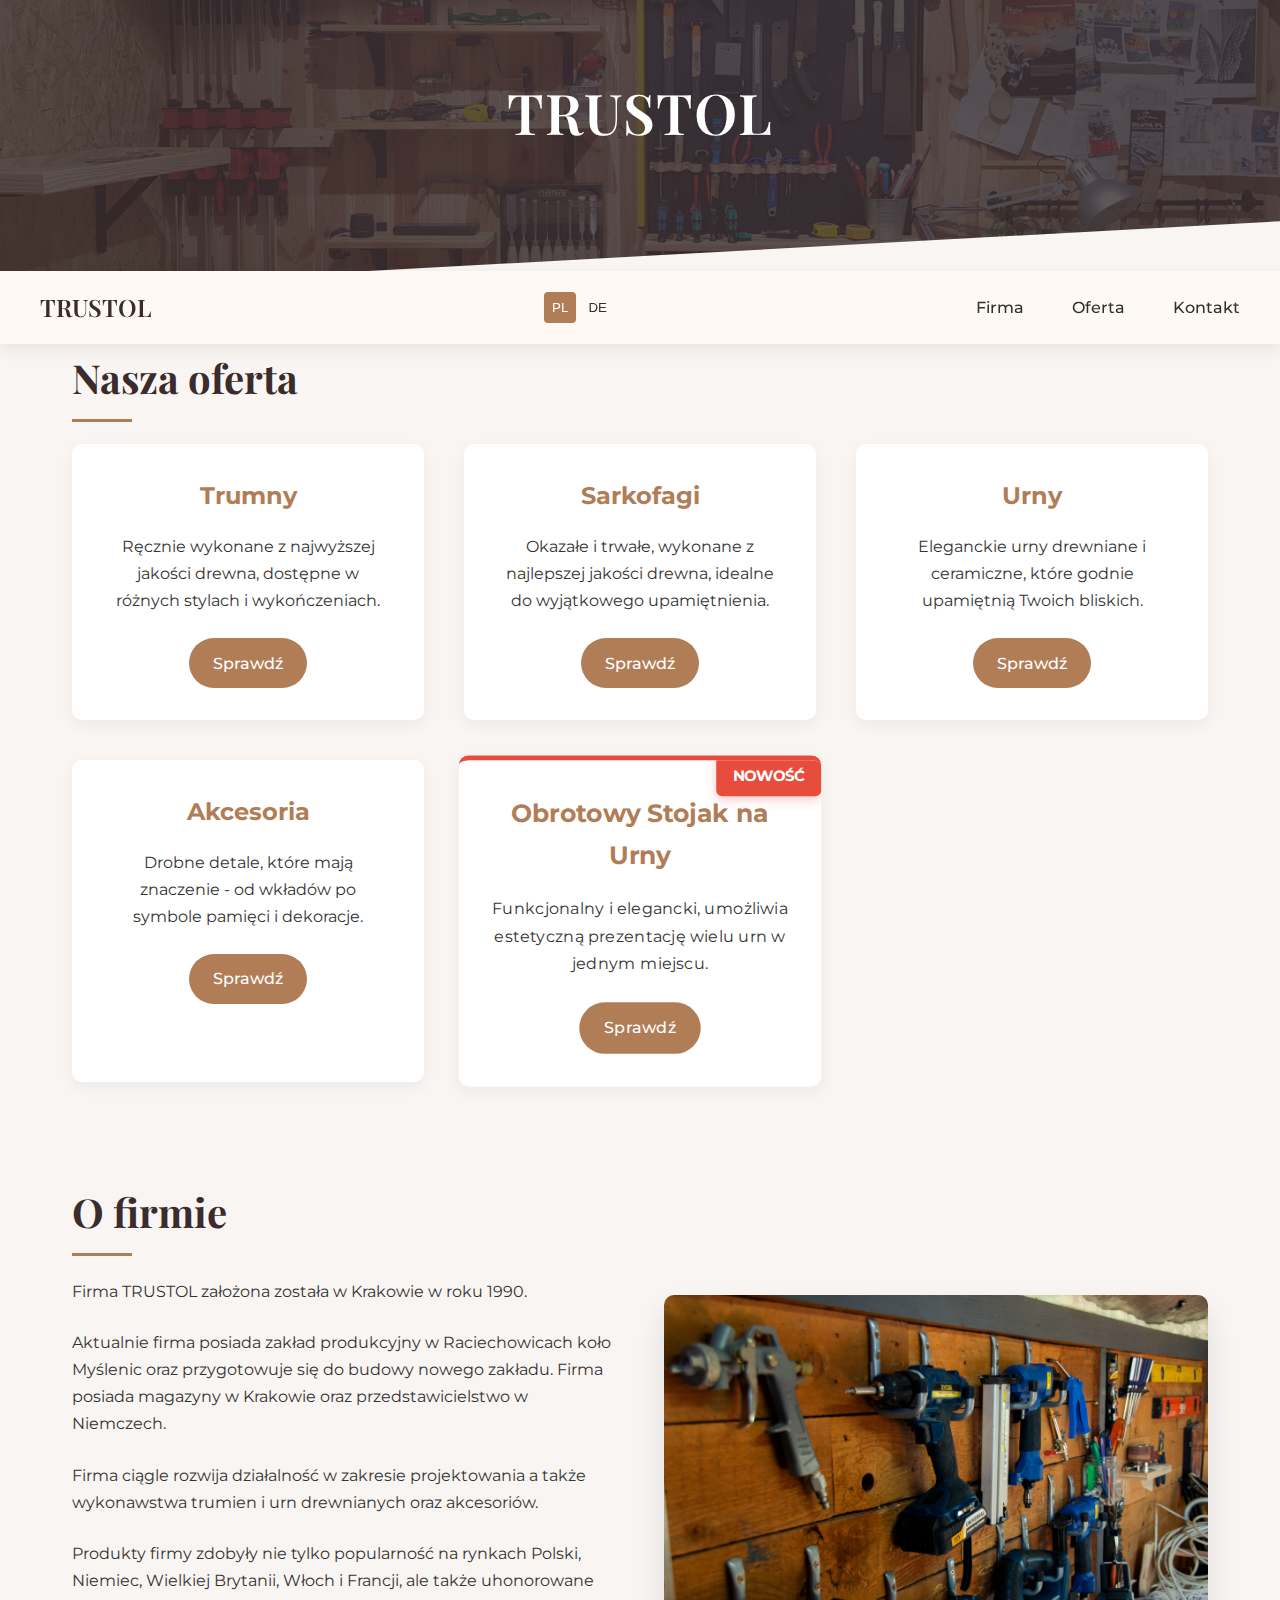
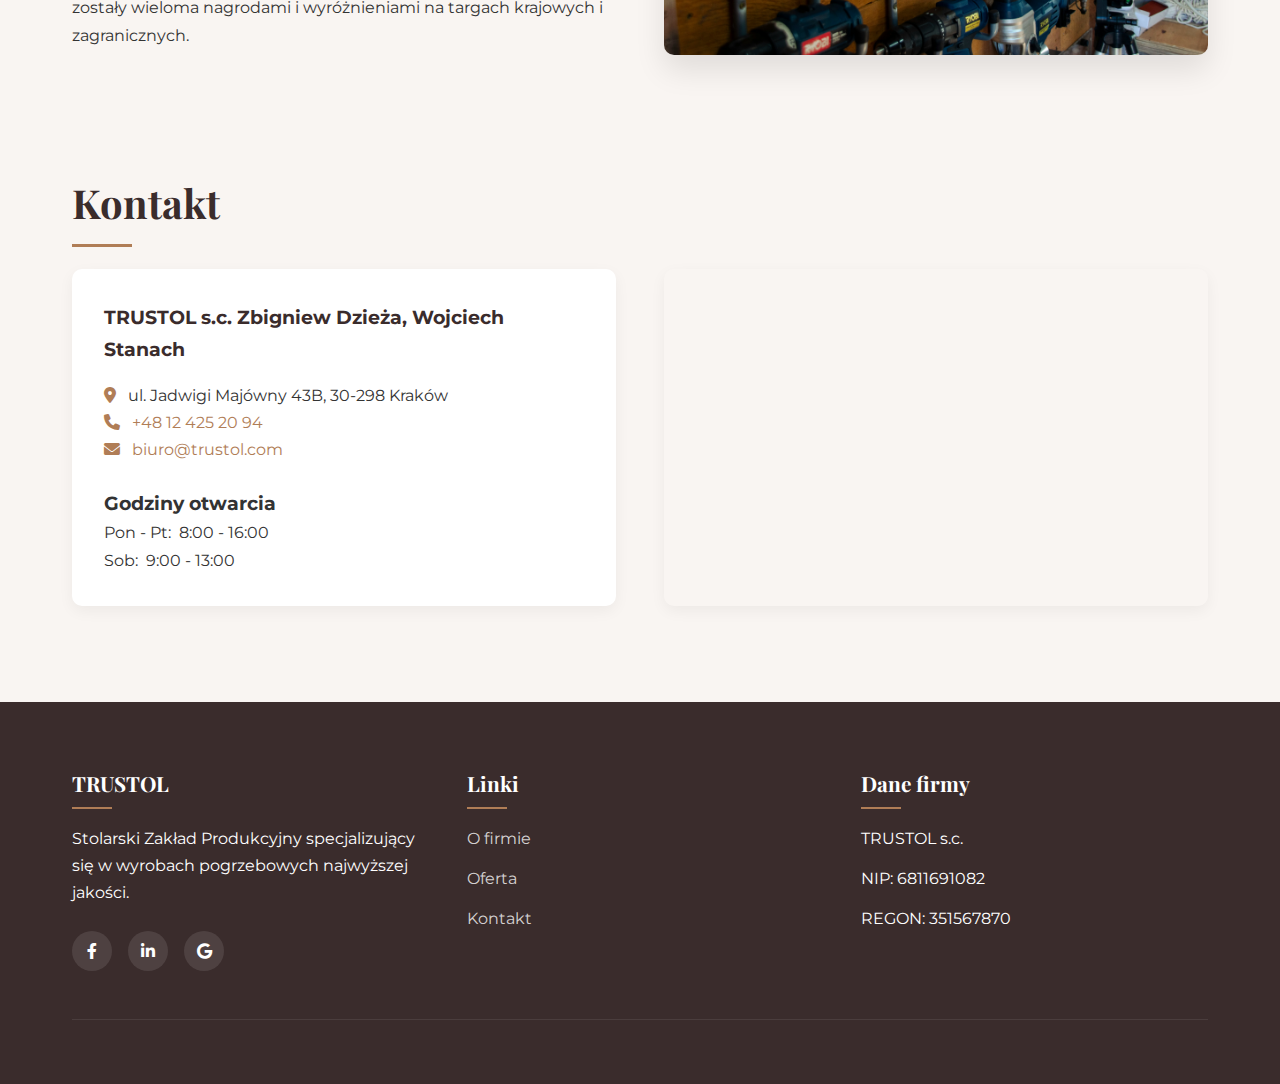
<file: index.html>
<!DOCTYPE html>
<html lang="pl">
<head>
  <meta charset="UTF-8">
  <meta name="viewport" content="width=device-width, initial-scale=1.0">
  <title>TRUSTOL - Trumny i Urny</title>
  <meta name="description" content="Rzetelny zakład stolarski TRUSTOL - wykonujemy trumny, urny i inne akcersoria. Sprawdź naszą ofertę.">
  <link rel="stylesheet" href="style.css">
  <link rel="icon" type="image/x-icon" href="favicon.ico">
  <link rel="preconnect" href="https://fonts.googleapis.com">
  <link rel="preconnect" href="https://fonts.gstatic.com" crossorigin>
  <link href="https://fonts.googleapis.com/css2?family=Montserrat:wght@400;500;600;700&family=Playfair+Display:wght@400;500;600&display=swap" rel="stylesheet">
  <link rel="stylesheet" href="https://cdnjs.cloudflare.com/ajax/libs/font-awesome/6.0.0-beta3/css/all.min.css">
  
  <!-- <meta property="og:title" content="TRUSTOL - Zakład Stolarski">
  <meta property="og:description" content="Rzetelny zakład stolarski wykonujący trumny i urny. Profesjonalizm i tradycja.">
  <meta property="og:image" content="https://twojastrona.pl/obrazek.jpg">
  <meta property="og:url" content="https://twojastrona.pl">
  <meta property="og:type" content="website"> -->

</head>
<body>
  <header>
    <div class="container">
      <h1>TRUSTOL</h1>
    </div>
  </header>

  <nav>
    <div class="container nav-container">
      <a href="#" class="logo">TRUSTOL</a>
      <div style="display: flex; align-items: center;">
        <div class="language-switcher">
          <button class="language-btn active" data-lang="pl">PL</button>
          <button class="language-btn" data-lang="de">DE</button>
        </div>
        <button class="mobile-menu-btn">
          <i class="fas fa-bars"></i>
        </button>
      </div>
      <ul class="nav-links">
        <li><a href="#firma" class="lang-pl">Firma</a><a href="#firma" class="lang-de hidden">Firma</a></li>
        <li><a href="#oferta" class="lang-pl">Oferta</a><a href="#oferta" class="lang-de hidden">Angebot</a></li>
        <li><a href="#kontakt" class="lang-pl">Kontakt</a><a href="#kontakt" class="lang-de hidden">Kontakt</a></li>
      </ul>
    </div>
  </nav>

  <main class="container">
    <section id="oferta">
      <h2 class="lang-pl">Nasza oferta</h2>
      <h2 class="lang-de hidden">Unser Angebot</h2>
      <div class="products">
        <div class="product-card">
          <h3 class="lang-pl">Trumny</h3>
          <h3 class="lang-de hidden">Särge</h3>
          <p class="lang-pl">Ręcznie wykonane z najwyższej jakości drewna, dostępne w różnych stylach i wykończeniach.</p>
          <p class="lang-de hidden">Handgefertigt aus hochwertigem Holz, erhältlich in verschiedenen Stilen und Ausführungen.</p>
          <a href="#kontakt" class="btn lang-pl">Sprawdź</a>
          <a href="#kontakt" class="btn lang-de hidden">Mehr erfahren</a>
        </div>
        <div class="product-card">
          <h3 class="lang-pl">Sarkofagi</h3>
          <h3 class="lang-de hidden">Sarkophage</h3>
          <p class="lang-pl">Okazałe i trwałe, wykonane z najlepszej jakości drewna, idealne do wyjątkowego upamiętnienia.</p>
          <p class="lang-de hidden">Prächtig und langlebig, aus hochwertigstem Holz gefertigt - ideal für ein außergewöhnliches Gedenken.</p>
          <a href="#kontakt" class="btn lang-pl">Sprawdź</a>
          <a href="#kontakt" class="btn lang-de hidden">Mehr erfahren</a>
        </div>
        <div class="product-card">
          <h3 class="lang-pl">Urny</h3>
          <h3 class="lang-de hidden">Urnen</h3>
          <p class="lang-pl">Eleganckie urny drewniane i ceramiczne, które godnie upamiętnią Twoich bliskich.</p>
          <p class="lang-de hidden">Elegante Holz - und Keramikurnen, die Ihre Lieben würdevoll ehren.</p>
          <a href="#kontakt" class="btn lang-pl">Sprawdź</a>
          <a href="#kontakt" class="btn lang-de hidden">Mehr erfahren</a>
        </div>
        <div class="product-card">
          <h3 class="lang-pl">Akcesoria</h3>
          <h3 class="lang-de hidden">Zubehör</h3>
          <p class="lang-pl">Drobne detale, które mają znaczenie - od wkładów po symbole pamięci i dekoracje.</p>
          <p class="lang-de hidden">Kleine Details mit großer Bedeutung - von Einsätzen bis hin zu Erinnerungssymbolen und Dekorationen.</p>
          <a href="#kontakt" class="btn lang-pl">Sprawdź</a>
          <a href="#kontakt" class="btn lang-de hidden">Mehr erfahren</a>
        </div>
        <div class="product-card highlight">
          <span class="badge lang-pl">NOWOŚĆ</span>
          <span class="badge lang-de hidden">NEU</span>
          <h3 class="lang-pl">Obrotowy Stojak na Urny</h3>
          <h3 class="lang-de hidden">Drehbarer Urnenständer</h3>
          <p class="lang-pl">Funkcjonalny i elegancki, umożliwia estetyczną prezentację wielu urn w jednym miejscu.</p>
          <p class="lang-de hidden">Funktional und elegant, ermöglicht eine stilvolle Präsentation mehrerer Urnen an einem Ort.</p>
          <a href="#kontakt" class="btn lang-pl">Sprawdź</a>
          <a href="#kontakt" class="btn lang-de hidden">Mehr erfahren</a>
        </div>
      </div>
    </section>

    <section id="firma">
      <h2 class="lang-pl">O firmie</h2>
      <h2 class="lang-de hidden">Über uns</h2>
      <div class="about-content">
        <div class="about-text">
          <p class="lang-pl">
            Firma TRUSTOL założona została w Krakowie w roku 1990.
          </p>
          <p class="lang-de hidden">
            Das Unternehmen TRUSTOL wurde 1990 in Krakau gegründet.
          </p>
          <p class="lang-pl">
            Aktualnie firma posiada zakład produkcyjny w Raciechowicach koło Myślenic oraz przygotowuje się do budowy nowego zakładu.
            Firma posiada magazyny w Krakowie oraz przedstawicielstwo w Niemczech.
          </p>
          <p class="lang-de hidden">
            Derzeit verfügt das Unternehmen über ein Produktionswerk in Raciechowice bei Myślenice und bereitet sich auf den Bau eines neuen Werks vor.
            Das Unternehmen verfügt über Lagerhäuser in Krakau und eine Vertretung in Deutschland.
          </p>
          <p class="lang-pl">
            Firma ciągle rozwija działalność w zakresie projektowania
            a także wykonawstwa trumien i urn drewnianych oraz akcesoriów.
          </p>
          <p class="lang-de hidden">
            Das Unternehmen entwickelt ständig seine Aktivitäten im Bereich Design
            sowie die Herstellung von Holzsärgen, Urnen und Zubehör.
          </p>
          <p class="lang-pl">
            Produkty firmy zdobyły nie tylko popularność na rynkach Polski, Niemiec, Wielkiej Brytanii, Włoch i Francji,
            ale także uhonorowane zostały wieloma nagrodami i wyróżnieniami na targach krajowych i zagranicznych.
          </p>
          <p class="lang-de hidden">
            Die Produkte des Unternehmens erfreuen sich nicht nur großer Beliebtheit auf den Märkten in Polen, Deutschland, Großbritannien, Italien und Frankreich,
            sondern wurden auch mit zahlreichen Preisen und Auszeichnungen auf in- und ausländischen Messen geehrt.
          </p>
        </div>
        <div class="about-image">
          <img src="przykładowe-zdjęcie.webp" alt="Warsztat stolarski TRUSTOL">
        </div>
      </div>
    </section>

    <section id="kontakt">
      <h2 class="lang-pl">Kontakt</h2>
      <h2 class="lang-de hidden">Kontakt</h2>
      <div class="contact-grid">
        <address>
          <strong class="lang-pl">TRUSTOL s.c. Zbigniew Dzieża, Wojciech Stanach</strong>
          <strong class="lang-de hidden">TRUSTOL s.c. Zbigniew Dzieża, Wojciech Stanach</strong>
          <div class="contact-info">
            <p><i class="fas fa-map-marker-alt contact-icon"></i> <span class="lang-pl">ul. Jadwigi Majówny 43B, 30-298 Kraków</span><span class="lang-de hidden">Jadwigi Majówny Str. 43B, 30-298 Krakau</span></p>
            <p><i class="fas fa-phone contact-icon"></i> <a href="tel:+48126523224">+48 12 425 20 94</a></p>
            <p><i class="fas fa-envelope contact-icon"></i> <a href="mailto:biuro@trustol.com">biuro@trustol.com</a></p>
          </div>
          <h3 class="lang-pl">Godziny otwarcia</h3>
          <h3 class="lang-de hidden">Öffnungszeiten</h3>
          <p class="lang-pl">Pon - Pt:&nbsp;&nbsp;8:00 - 16:00</p>
          <p class="lang-de hidden">Mo - Fr:&nbsp;&nbsp;8:00 - 16:00</p>
          <p class="lang-pl">Sob:&nbsp;&nbsp;9:00 - 13:00</p>
          <p class="lang-de hidden">Sa:&nbsp;&nbsp;9:00 - 13:00</p>
        </address>
        <div class="map-container">
          <iframe src="https://www.google.com/maps/embed?pb=!1m18!1m12!1m3!1d2560.613279919686!2d19.829061577518978!3d50.0748036715228!2m3!1f0!2f0!3f0!3m2!1i1024!2i768!4f13.1!3m3!1m2!1s0x4716593fd72a8dc7%3A0xf99397f6ebcdd726!2sTRUSTOL!5e0!3m2!1spl!2spl!4v1750957132752!5m2!1spl!2spl" allowfullscreen="" loading="lazy"></iframe>
        </div>
      </div>
    </section>
  </main>

  <footer>
    <div class="container">
      <div class="footer-content">
        <div class="footer-column">
          <h3>TRUSTOL</h3>
          <p class="lang-pl">Stolarski Zakład Produkcyjny specjalizujący się w wyrobach pogrzebowych najwyższej jakości.</p>
          <p class="lang-de hidden">Tischlerei-Produktionsbetrieb, spezialisiert auf hochwertige Bestattungsprodukte.</p>
          <div class="social-links">
            <a href="#"><i class="fab fa-facebook-f"></i></a>
            <a href="#"><i class="fa-brands fa-linkedin-in"></i></a>
            <a href="https://maps.app.goo.gl/h5LpwANkEu6f9Rvc6"><i class="fa-brands fa-google"></i></a>
          </div>
        </div>
        <div class="footer-column">
          <h3 class="lang-pl">Linki</h3>
          <h3 class="lang-de hidden">Links</h3>
          <ul class="footer-links">
            <li><a href="#firma" class="lang-pl">O firmie</a><a href="#firma" class="lang-de hidden">Über uns</a></li>
            <li><a href="#oferta" class="lang-pl">Oferta</a><a href="#oferta" class="lang-de hidden">Angebot</a></li>
            <li><a href="#kontakt" class="lang-pl">Kontakt</a><a href="#kontakt" class="lang-de hidden">Kontakt</a></li>
          </ul>
        </div>
        <div class="footer-column">
          <h3 class="lang-pl">Dane firmy</h3>
          <h3 class="lang-de hidden">Firmendaten</h3>
          <ul class="footer-links">
            <li>TRUSTOL s.c.</li>
            <li class="lang-pl">NIP: 6811691082</li>
            <li class="lang-de hidden">Steuernummer: 6811691082</li>
            <li class="lang-pl">REGON: 351567870</li>
            <li class="lang-de hidden">Handelsregisternummer: 351567870</li>
          </ul>
        </div>
      </div>
      <div class="copyright">
        <!-- <p class="lang-pl">&copy; 2025 TRUSTOL. Wszelkie prawa zastrzeżone.</p>
        <p class="lang-de hidden">&copy; 2025 TRUSTOL. Alle Rechte vorbehalten.</p> -->
      </div>
      <div class="to-top-button>">

      </div>
    </div>
  </footer>
  <script src="main.js"></script>
</body>
</html>
</file>
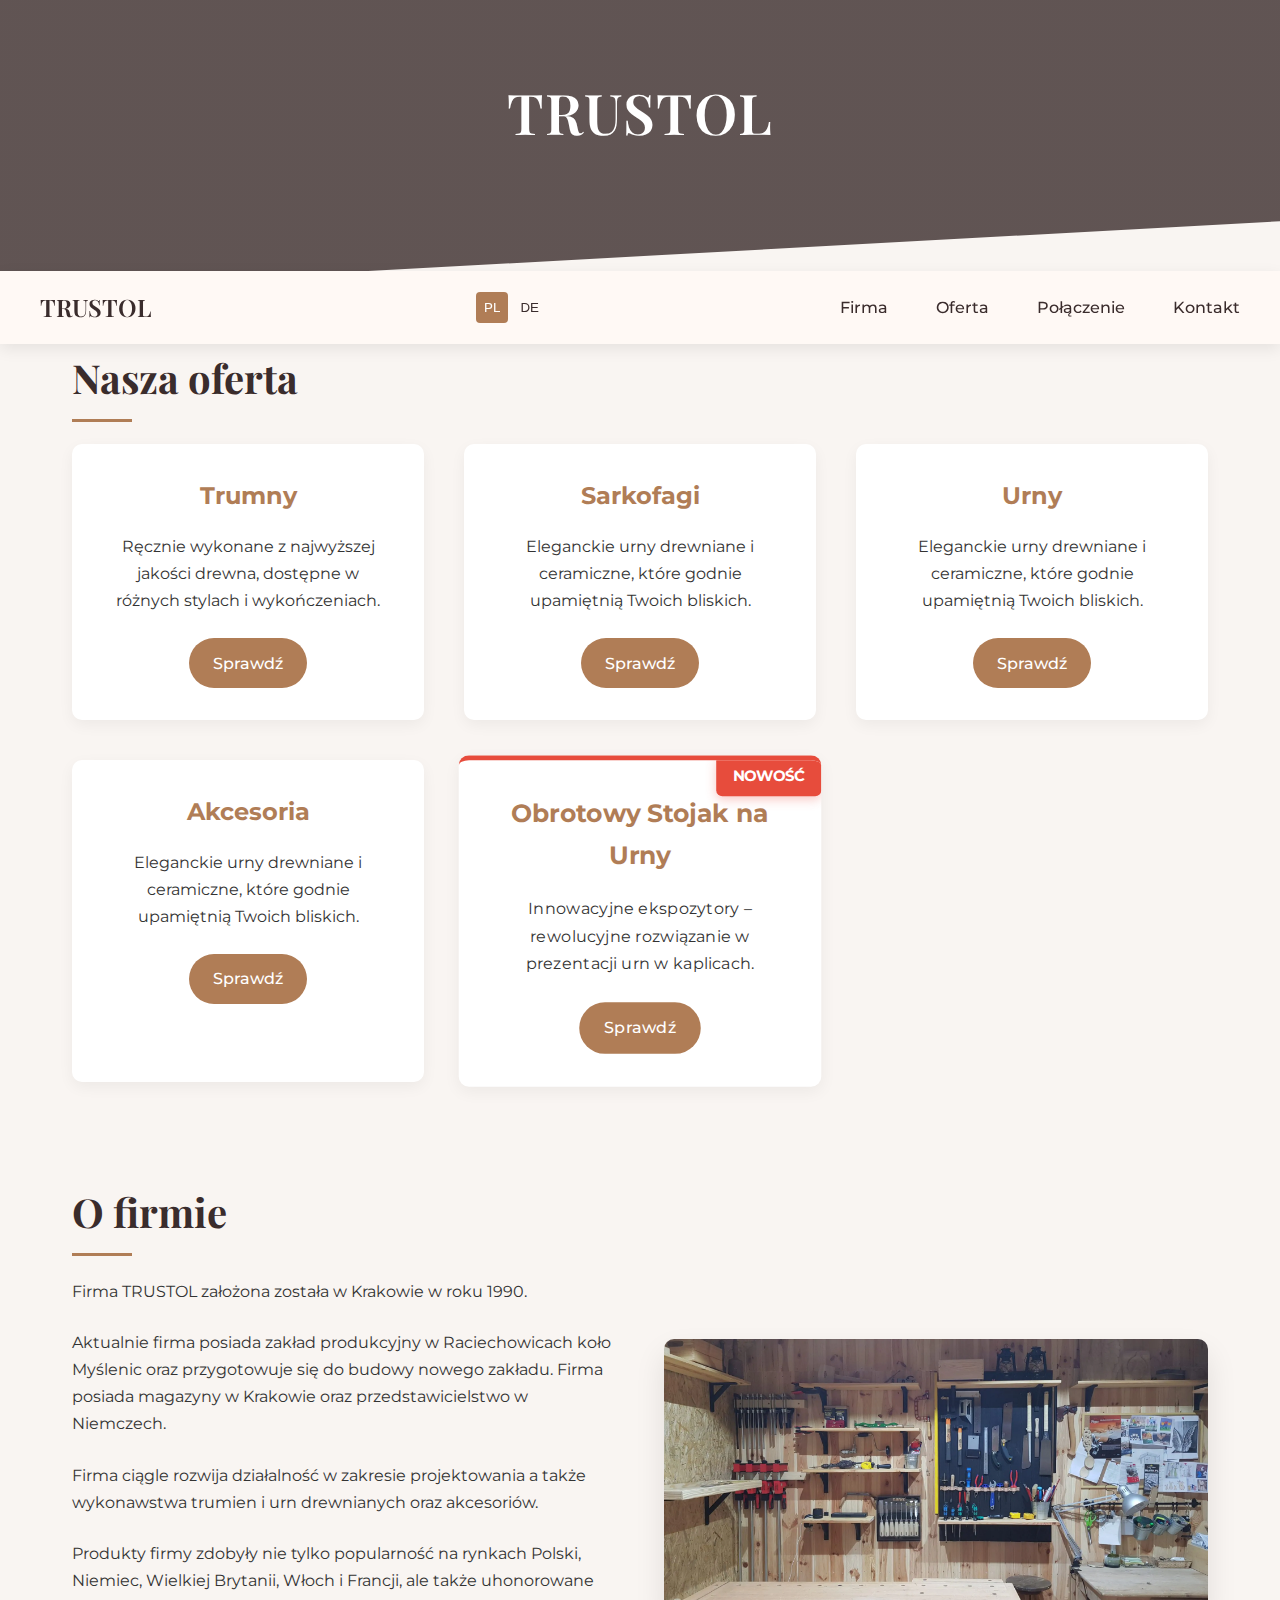
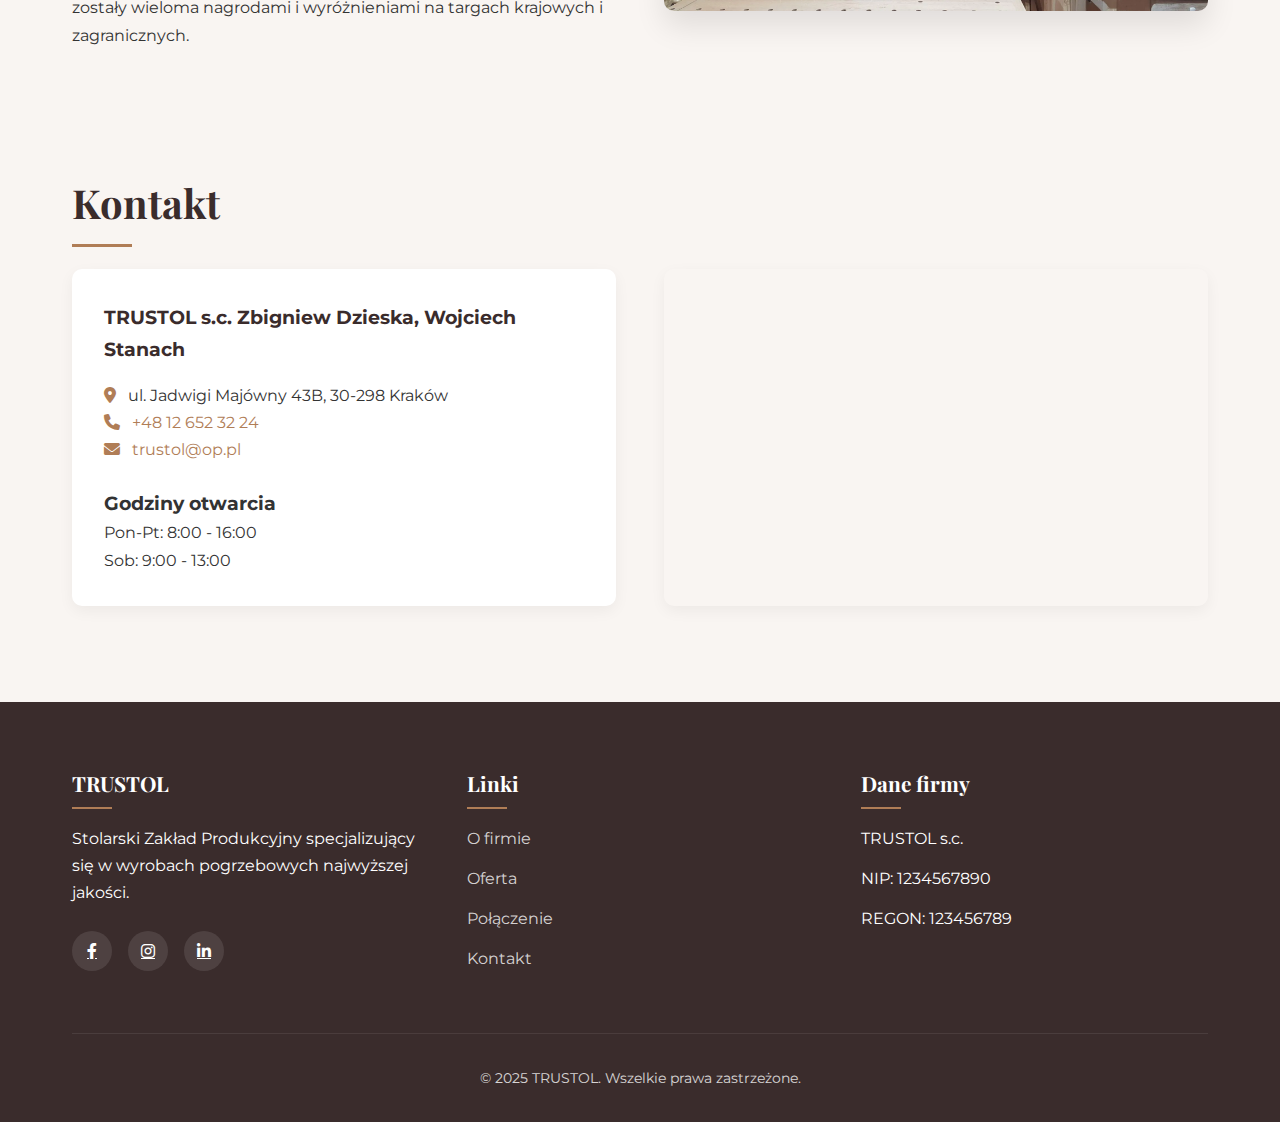
<file: html.html>
<!DOCTYPE html>
<html lang="pl">
<head>
  <meta charset="UTF-8">
  <meta name="viewport" content="width=device-width, initial-scale=1.0">
  <title>TRUSTOL - Trumny i Urny | Nowoczesne rozwiązania pogrzebowe</title>
  <link rel="preconnect" href="https://fonts.googleapis.com">
  <link rel="preconnect" href="https://fonts.gstatic.com" crossorigin>
  <link href="https://fonts.googleapis.com/css2?family=Montserrat:wght@400;500;600;700&family=Playfair+Display:wght@400;500;600&display=swap" rel="stylesheet">
  <link rel="stylesheet" href="https://cdnjs.cloudflare.com/ajax/libs/font-awesome/6.0.0-beta3/css/all.min.css">
  <style>
    :root {
      --primary: #3a2c2c;
      --accent: #b07d56;
      --bg: #f9f5f2;
      --text: #333;
      --highlight: #e74c3c;
      --light: #fff9f5;
      --max-width: 1200px;
      --transition: all 0.3s ease;
    }

    * {
      box-sizing: border-box;
      margin: 0;
      padding: 0;
    }

    body {
      font-family: 'Montserrat', sans-serif;
      line-height: 1.7;
      background-color: var(--bg);
      color: var(--text);
      scroll-behavior: smooth;
    }

    .container {
      max-width: var(--max-width);
      margin: 0 auto;
      padding: 0 2rem;
    }

    header {
      background: linear-gradient(rgba(58, 44, 44, 0.8), rgba(58, 44, 44, 0.8)), url('https://images.unsplash.com/photo-1605100804763-247f67b3557e?ixlib=rb-1.2.1&auto=format&fit=crop&w=1350&q=80') no-repeat center/cover;
      color: white;
      padding: 4rem 0 6rem;
      text-align: center;
      position: relative;
    }

    header::after {
      content: '';
      position: absolute;
      bottom: -50px;
      left: 0;
      width: 100%;
      height: 100px;
      background: var(--bg);
      clip-path: polygon(0 70%, 100% 0, 100% 100%, 0% 100%);
    }

    header h1 {
      font-family: 'Playfair Display', serif;
      font-size: 3.5rem;
      margin-bottom: 1rem;
      letter-spacing: 1px;
      font-weight: 600;
    }

    header p {
      font-size: 1.2rem;
      max-width: 700px;
      margin: 0 auto;
      opacity: 0.9;
    }

    nav {
      background-color: var(--light);
      box-shadow: 0 5px 15px rgba(0,0,0,0.08);
      position: sticky;
      top: 0;
      z-index: 100;
    }

    .nav-container {
      display: flex;
      justify-content: space-between;
      align-items: center;
      padding: 1rem 0;
    }

    .logo {
      font-family: 'Playfair Display', serif;
      font-weight: 600;
      font-size: 1.5rem;
      color: var(--primary);
      text-decoration: none;
    }

    .nav-links {
      display: flex;
      list-style: none;
      gap: 3rem;
    }

    .nav-links a {
      text-decoration: none;
      color: var(--primary);
      font-weight: 500;
      transition: var(--transition);
      position: relative;
      padding: 0.5rem 0;
    }

    .nav-links a::after {
      content: '';
      position: absolute;
      bottom: 0;
      left: 0;
      width: 0;
      height: 2px;
      background: var(--accent);
      transition: var(--transition);
    }

    .nav-links a:hover::after {
      width: 100%;
    }

    .nav-links a:hover {
      color: var(--accent);
    }

    .mobile-menu-btn {
      display: none;
      background: none;
      border: none;
      font-size: 1.5rem;
      color: var(--primary);
      cursor: pointer;
    }

    .language-switcher {
      margin-left: 2rem;
    }

    .language-btn {
      background: none;
      border: none;
      color: var(--primary);
      font-weight: 500;
      cursor: pointer;
      padding: 0.5rem;
      border-radius: 4px;
      transition: var(--transition);
    }

    .language-btn:hover {
      background: rgba(0,0,0,0.05);
    }

    .language-btn.active {
      background: var(--accent);
      color: white;
    }

    main {
      padding: 4rem 0;
    }

    section {
      margin-bottom: 6rem;
      scroll-margin-top: 100px;
    }

    h2 {
      font-family: 'Playfair Display', serif;
      font-size: 2.5rem;
      margin-bottom: 2rem;
      color: var(--primary);
      position: relative;
      display: inline-block;
    }

    h2::after {
      content: '';
      position: absolute;
      bottom: -10px;
      left: 0;
      width: 60px;
      height: 3px;
      background: var(--accent);
    }

    .products {
      display: grid;
      grid-template-columns: repeat(auto-fit, minmax(300px, 1fr));
      gap: 2.5rem;
      margin-bottom: 3rem;
    }

    .product-card {
      background-color: white;
      padding: 2rem;
      border-radius: 10px;
      box-shadow: 0 5px 15px rgba(0,0,0,0.05);
      text-align: center;
      transition: var(--transition);
      position: relative;
      overflow: hidden;
    }

    .product-card:hover {
      transform: translateY(-10px);
      box-shadow: 0 15px 30px rgba(0,0,0,0.1);
    }

    .product-card h3 {
      margin-bottom: 1rem;
      color: var(--accent);
      font-size: 1.5rem;
    }

    .product-card p {
      font-size: 1rem;
      margin-bottom: 1.5rem;
      color: var(--text);
    }

    .product-card .btn {
      display: inline-block;
      background: var(--accent);
      color: white;
      padding: 0.7rem 1.5rem;
      border-radius: 30px;
      text-decoration: none;
      font-weight: 500;
      transition: var(--transition);
    }

    .product-card .btn:hover {
      background: var(--primary);
    }

    .highlight {
      border-top: 5px solid var(--highlight);
      transform: scale(1.03);
    }

    .badge {
      position: absolute;
      top: -5px;
      right: 0px;
      background-color: var(--highlight);
      color: white;
      padding: 0.5rem 1rem;
      border-radius: 6px;
      font-size: 0.9rem;
      font-weight: bold;
      z-index: 1;
      box-shadow: 0 3px 10px rgba(231, 76, 60, 0.3);
    }

    .about-content {
      display: grid;
      grid-template-columns: 1fr 1fr;
      gap: 3rem;
      align-items: center;
    }

    .about-text p {
      margin-bottom: 1.5rem;
    }

    .about-image {
      border-radius: 10px;
      overflow: hidden;
      box-shadow: 0 15px 30px rgba(0,0,0,0.1);
    }

    .about-image img {
      width: 100%;
      height: auto;
      display: block;
      transition: var(--transition);
    }

    .about-image:hover img {
      transform: scale(1.05);
    }

      .year-highlight {
    position: relative;
    display: inline-block;
    font-weight: 600;
    color: var(--accent);
  }

    .contact-grid {
      display: grid;
      grid-template-columns: 1fr 1fr;
      gap: 3rem;
    }

    address {
      font-style: normal;
      background: white;
      padding: 2rem;
      border-radius: 10px;
      box-shadow: 0 5px 15px rgba(0,0,0,0.05);
    }

    address strong {
      display: block;
      font-size: 1.2rem;
      margin-bottom: 1rem;
      color: var(--primary);
    }

    address a {
      color: var(--accent);
      text-decoration: none;
      transition: var(--transition);
    }

    address a:hover {
      text-decoration: underline;
    }

    .contact-info {
      margin-bottom: 1.5rem;
    }

    .contact-icon {
      color: var(--accent);
      margin-right: 0.5rem;
    }

    .map-container {
      height: 100%;
      border-radius: 10px;
      overflow: hidden;
      box-shadow: 0 5px 15px rgba(0,0,0,0.05);
    }

    .map-container iframe {
      width: 100%;
      height: 100%;
      border: none;
    }

    footer {
      background-color: var(--primary);
      color: white;
      padding: 4rem 0 2rem;
      position: relative;
    }

    .footer-content {
      display: grid;
      grid-template-columns: repeat(3, 1fr);
      gap: 3rem;
      margin-bottom: 3rem;
    }

    .footer-column h3 {
      font-family: 'Playfair Display', serif;
      font-size: 1.3rem;
      margin-bottom: 1.5rem;
      position: relative;
    }

    .footer-column h3::after {
      content: '';
      position: absolute;
      bottom: -8px;
      left: 0;
      width: 40px;
      height: 2px;
      background: var(--accent);
    }

    .footer-links {
      list-style: none;
    }

    .footer-links li {
      margin-bottom: 0.8rem;
    }

    .footer-links a {
      color: rgba(255,255,255,0.8);
      text-decoration: none;
      transition: var(--transition);
    }

    .footer-links a:hover {
      color: var(--accent);
      padding-left: 5px;
    }

    .social-links {
      display: flex;
      gap: 1rem;
      margin-top: 1.5rem;
    }

    .social-links a {
      display: flex;
      align-items: center;
      justify-content: center;
      width: 40px;
      height: 40px;
      background: rgba(255,255,255,0.1);
      border-radius: 50%;
      color: white;
      transition: var(--transition);
    }

    .social-links a:hover {
      background: var(--accent);
      transform: translateY(-3px);
    }

    .copyright {
      text-align: center;
      padding-top: 2rem;
      border-top: 1px solid rgba(255,255,255,0.1);
      font-size: 0.9rem;
      opacity: 0.8;
    }

    .hidden {
      display: none !important;
    }

    @media (max-width: 992px) {
      .about-content, .contact-grid {
        grid-template-columns: 1fr;
      }
      
      .footer-content {
        grid-template-columns: repeat(2, 1fr);
      }
    }

    @media (max-width: 768px) {
      .nav-links {
        display: none;
        position: absolute;
        top: 100%;
        left: 0;
        width: 100%;
        background: var(--light);
        flex-direction: column;
        gap: 0;
        padding: 1rem 0;
        box-shadow: 0 5px 15px rgba(0,0,0,0.1);
      }
      
      .nav-links.active {
        display: flex;
      }
      
      .nav-links li {
        padding: 0.8rem 2rem;
        border-bottom: 1px solid rgba(0,0,0,0.05);
      }
      
      .mobile-menu-btn {
        display: block;
      }
      
      header h1 {
        font-size: 2.5rem;
      }
      
      .footer-content {
        grid-template-columns: 1fr;
      }

      .language-switcher {
        margin-left: 1rem;
      }
    }

    @media (max-width: 576px) {
      .container {
        padding: 0 1.5rem;
      }
      
      header {
        padding: 3rem 0 5rem;
      }
      
      header h1 {
        font-size: 2rem;
      }
      
      section {
        margin-bottom: 4rem;
      }
    }
  </style>
</head>
<body>
  <header>
    <div class="container">
      <h1>TRUSTOL</h1>
    </div>
  </header>

  <nav>
    <div class="container nav-container">
      <a href="#" class="logo">TRUSTOL</a>
      <div style="display: flex; align-items: center;">
        <div class="language-switcher">
          <button class="language-btn active" data-lang="pl">PL</button>
          <button class="language-btn" data-lang="de">DE</button>
        </div>
        <button class="mobile-menu-btn">
          <i class="fas fa-bars"></i>
        </button>
      </div>
      <ul class="nav-links">
        <li><a href="#firma" class="lang-pl">Firma</a><a href="#firma" class="lang-de hidden">Firma</a></li>
        <li><a href="#oferta" class="lang-pl">Oferta</a><a href="#oferta" class="lang-de hidden">Angebot</a></li>
        <li><a href="#polaczenie" class="lang-pl">Połączenie</a><a href="#polaczenie" class="lang-de hidden">Verbindung</a></li>
        <li><a href="#kontakt" class="lang-pl">Kontakt</a><a href="#kontakt" class="lang-de hidden">Kontakt</a></li>
      </ul>
    </div>
  </nav>

  <main class="container">
    <section id="oferta">
      <h2 class="lang-pl">Nasza oferta</h2>
      <h2 class="lang-de hidden">Unser Angebot</h2>
      <div class="products">
        <div class="product-card">
          <h3 class="lang-pl">Trumny</h3>
          <h3 class="lang-de hidden">Särge</h3>
          <p class="lang-pl">Ręcznie wykonane z najwyższej jakości drewna, dostępne w różnych stylach i wykończeniach.</p>
          <p class="lang-de hidden">Handgefertigt aus hochwertigem Holz, erhältlich in verschiedenen Stilen und Ausführungen.</p>
          <a href="#kontakt" class="btn lang-pl">Sprawdź</a>
          <a href="#kontakt" class="btn lang-de hidden">Mehr erfahren</a>
        </div>
        <div class="product-card">
          <h3 class="lang-pl">Sarkofagi</h3>
          <h3 class="lang-de hidden">Sarkophage</h3>
          <p class="lang-pl">Eleganckie urny drewniane i ceramiczne, które godnie upamiętnią Twoich bliskich.</p>
          <p class="lang-de hidden">Elegante Holz- und Keramikurnen, die Ihre Lieben würdevoll ehren.</p>
          <a href="#kontakt" class="btn lang-pl">Sprawdź</a>
          <a href="#kontakt" class="btn lang-de hidden">Mehr erfahren</a>
        </div>
        <div class="product-card">
          <h3 class="lang-pl">Urny</h3>
          <h3 class="lang-de hidden">Urnen</h3>
          <p class="lang-pl">Eleganckie urny drewniane i ceramiczne, które godnie upamiętnią Twoich bliskich.</p>
          <p class="lang-de hidden">Elegante Holz- und Keramikurnen, die Ihre Lieben würdevoll ehren.</p>
          <a href="#kontakt" class="btn lang-pl">Sprawdź</a>
          <a href="#kontakt" class="btn lang-de hidden">Mehr erfahren</a>
        </div>
        <div class="product-card">
          <h3 class="lang-pl">Akcesoria</h3>
          <h3 class="lang-de hidden">Zubehör</h3>
          <p class="lang-pl">Eleganckie urny drewniane i ceramiczne, które godnie upamiętnią Twoich bliskich.</p>
          <p class="lang-de hidden">Elegante Holz- und Keramikurnen, die Ihre Lieben würdevoll ehren.</p>
          <a href="#kontakt" class="btn lang-pl">Sprawdź</a>
          <a href="#kontakt" class="btn lang-de hidden">Mehr erfahren</a>
        </div>
        <div class="product-card highlight">
          <span class="badge lang-pl">NOWOŚĆ</span>
          <span class="badge lang-de hidden">NEU</span>
          <h3 class="lang-pl">Obrotowy Stojak na Urny</h3>
          <h3 class="lang-de hidden">Drehbarer Urnenständer</h3>
          <p class="lang-pl">Innowacyjne ekspozytory – rewolucyjne rozwiązanie w prezentacji urn w kaplicach.</p>
          <p class="lang-de hidden">Innovative Aussteller - eine revolutionäre Lösung für die Präsentation von Urnen in Kapellen.</p>
          <a href="#kontakt" class="btn lang-pl">Sprawdź</a>
          <a href="#kontakt" class="btn lang-de hidden">Mehr erfahren</a>
        </div>
      </div>
    </section>

    <section id="firma">
      <h2 class="lang-pl">O firmie</h2>
      <h2 class="lang-de hidden">Über uns</h2>
      <div class="about-content">
        <div class="about-text">
          <p class="lang-pl">
            Firma TRUSTOL założona została w Krakowie w roku 1990.
          </p>
          <p class="lang-de hidden">
            Das Unternehmen TRUSTOL wurde 1990 in Krakau gegründet.
          </p>
          <p class="lang-pl">
            Aktualnie firma posiada zakład produkcyjny w Raciechowicach koło Myślenic oraz przygotowuje się do budowy nowego zakładu.
            Firma posiada magazyny w Krakowie oraz przedstawicielstwo w Niemczech.
          </p>
          <p class="lang-de hidden">
            Derzeit verfügt das Unternehmen über ein Produktionswerk in Raciechowice bei Myślenice und bereitet sich auf den Bau eines neuen Werks vor.
            Das Unternehmen verfügt über Lagerhäuser in Krakau und eine Vertretung in Deutschland.
          </p>
          <p class="lang-pl">
            Firma ciągle rozwija działalność w zakresie projektowania
            a także wykonawstwa trumien i urn drewnianych oraz akcesoriów.
          </p>
          <p class="lang-de hidden">
            Das Unternehmen entwickelt ständig seine Aktivitäten im Bereich Design
            sowie die Herstellung von Holzsärgen, Urnen und Zubehör.
          </p>
          <p class="lang-pl">
            Produkty firmy zdobyły nie tylko popularność na rynkach Polski, Niemiec, Wielkiej Brytanii, Włoch i Francji,
            ale także uhonorowane zostały wieloma nagrodami i wyróżnieniami na targach krajowych i zagranicznych.
          </p>
          <p class="lang-de hidden">
            Die Produkte des Unternehmens erfreuen sich nicht nur großer Beliebtheit auf den Märkten in Polen, Deutschland, Großbritannien, Italien und Frankreich,
            sondern wurden auch mit zahlreichen Preisen und Auszeichnungen auf in- und ausländischen Messen geehrt.
          </p>
        </div>
        <div class="about-image">
          <img src="dlutapl-warsztat-stolarski.webp" alt="Warsztat stolarski TRUSTOL">
        </div>
      </div>
    </section>

    <section id="kontakt">
      <h2 class="lang-pl">Kontakt</h2>
      <h2 class="lang-de hidden">Kontakt</h2>
      <div class="contact-grid">
        <address>
          <strong class="lang-pl">TRUSTOL s.c. Zbigniew Dzieska, Wojciech Stanach</strong>
          <strong class="lang-de hidden">TRUSTOL s.c. Zbigniew Dzieska, Wojciech Stanach</strong>
          <div class="contact-info">
            <p><i class="fas fa-map-marker-alt contact-icon"></i> <span class="lang-pl">ul. Jadwigi Majówny 43B, 30-298 Kraków</span><span class="lang-de hidden">Jadwigi Majówny Str. 43B, 30-298 Krakau</span></p>
            <p><i class="fas fa-phone contact-icon"></i> <a href="tel:+48126523224">+48 12 652 32 24</a></p>
            <p><i class="fas fa-envelope contact-icon"></i> <a href="mailto:trustol@op.pl">trustol@op.pl</a></p>
          </div>
          <h3 class="lang-pl">Godziny otwarcia</h3>
          <h3 class="lang-de hidden">Öffnungszeiten</h3>
          <p class="lang-pl">Pon-Pt: 8:00 - 16:00</p>
          <p class="lang-de hidden">Mo-Fr: 8:00 - 16:00</p>
          <p class="lang-pl">Sob: 9:00 - 13:00</p>
          <p class="lang-de hidden">Sa: 9:00 - 13:00</p>
        </address>
        <div class="map-container">
          <iframe src="https://www.google.com/maps/embed?pb=!1m18!1m12!1m3!1d2561.308165115729!2d19.97831531571726!3d50.06225897942362!2m3!1f0!2f0!3f0!3m2!1i1024!2i768!4f13.1!3m3!1m2!1s0x47165b1b8e5f3a9f%3A0x5a1e5e1b5b5b5b5b!2sJadwigi%20Maj%C3%B3wny%2043B%2C%2030-298%20Krak%C3%B3w!5e0!3m2!1spl!2spl!4v1620000000000!5m2!1spl!2spl" allowfullscreen="" loading="lazy"></iframe>
        </div>
      </div>
    </section>
  </main>

  <footer>
    <div class="container">
      <div class="footer-content">
        <div class="footer-column">
          <h3>TRUSTOL</h3>
          <p class="lang-pl">Stolarski Zakład Produkcyjny specjalizujący się w wyrobach pogrzebowych najwyższej jakości.</p>
          <p class="lang-de hidden">Tischlerei-Produktionsbetrieb, spezialisiert auf hochwertige Bestattungsprodukte.</p>
          <div class="social-links">
            <a href="#"><i class="fab fa-facebook-f"></i></a>
            <a href="#"><i class="fab fa-instagram"></i></a>
            <a href="#"><i class="fab fa-linkedin-in"></i></a>
          </div>
        </div>
        <div class="footer-column">
          <h3 class="lang-pl">Linki</h3>
          <h3 class="lang-de hidden">Links</h3>
          <ul class="footer-links">
            <li><a href="#firma" class="lang-pl">O firmie</a><a href="#firma" class="lang-de hidden">Über uns</a></li>
            <li><a href="#oferta" class="lang-pl">Oferta</a><a href="#oferta" class="lang-de hidden">Angebot</a></li>
            <li><a href="#polaczenie" class="lang-pl">Połączenie</a><a href="#polaczenie" class="lang-de hidden">Verbindung</a></li>
            <li><a href="#kontakt" class="lang-pl">Kontakt</a><a href="#kontakt" class="lang-de hidden">Kontakt</a></li>
          </ul>
        </div>
        <div class="footer-column">
          <h3 class="lang-pl">Dane firmy</h3>
          <h3 class="lang-de hidden">Firmendaten</h3>
          <ul class="footer-links">
            <li>TRUSTOL s.c.</li>
            <li class="lang-pl">NIP: 1234567890</li>
            <li class="lang-de hidden">Steuernummer: 1234567890</li>
            <li class="lang-pl">REGON: 123456789</li>
            <li class="lang-de hidden">Handelsregisternummer: 123456789</li>
          </ul>
        </div>
      </div>
      <div class="copyright">
        <p class="lang-pl">&copy; 2025 TRUSTOL. Wszelkie prawa zastrzeżone.</p>
        <p class="lang-de hidden">&copy; 2025 TRUSTOL. Alle Rechte vorbehalten.</p>
      </div>
    </div>
  </footer>

  <script>
    // Mobile menu toggle
    const menuBtn = document.querySelector('.mobile-menu-btn');
    const navLinks = document.querySelector('.nav-links');
    
    menuBtn.addEventListener('click', () => {
      navLinks.classList.toggle('active');
    });
    
    // Smooth scrolling for anchor links
    document.querySelectorAll('a[href^="#"]').forEach(anchor => {
      anchor.addEventListener('click', function(e) {
        e.preventDefault();
        
        if (navLinks.classList.contains('active')) {
          navLinks.classList.remove('active');
        }
        
        document.querySelector(this.getAttribute('href')).scrollIntoView({
          behavior: 'smooth'
        });
      });
    });
    
    // Sticky header on scroll
    window.addEventListener('scroll', () => {
      const nav = document.querySelector('nav');
      nav.classList.toggle('sticky', window.scrollY > 0);
    });

    // Language switcher
    const languageBtns = document.querySelectorAll('.language-btn');
    
    languageBtns.forEach(btn => {
      btn.addEventListener('click', () => {
        // Remove active class from all buttons
        languageBtns.forEach(b => b.classList.remove('active'));
        // Add active class to clicked button
        btn.classList.add('active');
        
        const lang = btn.dataset.lang;
        // Hide all language elements
        document.querySelectorAll('.lang-pl, .lang-de').forEach(el => {
          el.classList.add('hidden');
        });
        // Show elements for selected language
        document.querySelectorAll(`.lang-${lang}`).forEach(el => {
          el.classList.remove('hidden');
        });
        
        // Change page title
        if (lang === 'pl') {
          document.title = 'TRUSTOL - Trumny i Urny | Nowoczesne rozwiązania pogrzebowe';
        } else {
          document.title = 'TRUSTOL - Särge und Urnen | Moderne Bestattungslösungen';
        }
      });
    });
  </script>
</body>
</html>
</file>
<file: style.css>
:root {
    --primary: #3a2c2c;
    --accent: #b07d56;
    --bg: #f9f5f2;
    --text: #333;
    --highlight: #e74c3c;
    --light: #fff9f5;
    --max-width: 1200px;
    --transition: all 0.3s ease;
}

* {
    box-sizing: border-box;
    margin: 0;
    padding: 0;
}

body {
    font-family: 'Montserrat', sans-serif;
    line-height: 1.7;
    background-color: var(--bg);
    color: var(--text);
    scroll-behavior: smooth;
}

.container {
    max-width: var(--max-width);
    margin: 0 auto;
    padding: 0 2rem;
}

header {
    background: linear-gradient(rgba(58, 44, 44, 0.8), rgba(58, 44, 44, 0.8)), url('przykładowe-zdjęcie.png') no-repeat center/cover;
    color: white;
    padding: 4rem 0 6rem;
    text-align: center;
    position: relative;
}

header::after {
    content: '';
    position: absolute;
    bottom: -50px;
    left: 0;
    width: 100%;
    height: 100px;
    background: var(--bg);
    clip-path: polygon(0 70%, 100% 0, 100% 100%, 0% 100%);
}

header h1 {
    font-family: 'Playfair Display', serif;
    font-size: 3.5rem;
    margin-bottom: 1rem;
    letter-spacing: 1px;
    font-weight: 600;
}

header p {
    font-size: 1.2rem;
    max-width: 700px;
    margin: 0 auto;
    opacity: 0.9;
}

nav {
    background-color: var(--light);
    box-shadow: 0 5px 15px rgba(0,0,0,0.08);
    position: sticky;
    top: 0;
    z-index: 100;
}

.nav-container {
    display: flex;
    justify-content: space-between;
    align-items: center;
    padding: 1rem 0;
}

.logo {
    font-family: 'Playfair Display', serif;
    font-weight: 600;
    font-size: 1.5rem;
    color: var(--primary);
    text-decoration: none;
}

.nav-links {
    display: flex;
    list-style: none;
    gap: 3rem;
}

.nav-links a {
    text-decoration: none;
    color: var(--primary);
    font-weight: 500;
    transition: var(--transition);
    position: relative;
    padding: 0.5rem 0;
}

.nav-links a::after {
    content: '';
    position: absolute;
    bottom: 0;
    left: 0;
    width: 0;
    height: 2px;
    background: var(--accent);
    transition: var(--transition);
}

.nav-links a:hover::after {
    width: 100%;
}

.nav-links a:hover {
    color: var(--accent);
}

.mobile-menu-btn {
    display: none;
    background: none;
    border: none;
    font-size: 1.5rem;
    color: var(--primary);
    cursor: pointer;
}

.language-switcher {
    margin-left: 2rem;
}

.language-btn {
    background: none;
    border: none;
    color: var(--primary);
    font-weight: 500;
    cursor: pointer;
    padding: 0.5rem;
    border-radius: 4px;
    transition: var(--transition);
}

.language-btn:hover {
    background: rgba(0,0,0,0.05);
}

.language-btn.active {
    background: var(--accent);
    color: white;
}

main {
    padding: 4rem 0;
}

section {
    margin-bottom: 6rem;
    scroll-margin-top: 100px;
}

h2 {
    font-family: 'Playfair Display', serif;
    font-size: 2.5rem;
    margin-bottom: 2rem;
    color: var(--primary);
    position: relative;
    display: inline-block;
}

h2::after {
    content: '';
    position: absolute;
    bottom: -10px;
    left: 0;
    width: 60px;
    height: 3px;
    background: var(--accent);
}

.products {
    display: grid;
    grid-template-columns: repeat(auto-fit, minmax(300px, 1fr));
    gap: 2.5rem;
    margin-bottom: 3rem;
}

.product-card {
    background-color: white;
    padding: 2rem;
    border-radius: 10px;
    box-shadow: 0 5px 15px rgba(0,0,0,0.05);
    text-align: center;
    transition: var(--transition);
    position: relative;
    overflow: hidden;
}

.product-card:hover:not(.highlight) {
    transform: translateY(-10px);
    box-shadow: 0 15px 30px rgba(0,0,0,0.1);
}

.highlight:hover {
    transform: translateY(-10px) scale(1.03);
    box-shadow: 0 15px 30px rgba(0,0,0,0.1);
}

.product-card h3 {
    margin-bottom: 1rem;
    color: var(--accent);
    font-size: 1.5rem;
}

.product-card p {
    font-size: 1rem;
    margin-bottom: 1.5rem;
    color: var(--text);
}

.product-card .btn {
    display: inline-block;
    background: var(--accent);
    color: white;
    padding: 0.7rem 1.5rem;
    border-radius: 30px;
    text-decoration: none;
    font-weight: 500;
    transition: var(--transition);
}

.product-card .btn:hover {
    background: var(--primary);
}

.highlight {
    border-top: 5px solid var(--highlight);
    transform: scale(1.03);
}

.badge {
    position: absolute;
    top: -5px;
    right: 0px;
    background-color: var(--highlight);
    color: white;
    padding: 0.5rem 1rem;
    border-radius: 6px;
    font-size: 0.9rem;
    font-weight: bold;
    box-shadow: 0 3px 10px rgba(231, 76, 60, 0.3);
}

.about-content {
    display: grid;
    grid-template-columns: 1fr 1fr;
    gap: 3rem;
    align-items: center;
}

.about-text p {
    margin-bottom: 1.5rem;
}

.about-image {
    border-radius: 10px;
    overflow: hidden;
    box-shadow: 0 15px 30px rgba(0,0,0,0.1);
    transition: var(--transition);
}

.about-image img {
    width: 100%;
    height: auto;
    display: block;
    transition: var(--transition);
}

.about-image:hover {
    transform: scale(1.03);
    transition: var(--transition);
}

.contact-grid {
    display: grid;
    grid-template-columns: 1fr 1fr;
    gap: 3rem;
}

address {
    font-style: normal;
    background: white;
    padding: 2rem;
    border-radius: 10px;
    box-shadow: 0 5px 15px rgba(0,0,0,0.05);
}

address strong {
    display: block;
    font-size: 1.2rem;
    margin-bottom: 1rem;
    color: var(--primary);
}

address a {
    color: var(--accent);
    text-decoration: none;
    transition: var(--transition);
}

address a:hover {
    text-decoration: underline;
}

.contact-info {
    margin-bottom: 1.5rem;
}

.contact-icon {
    color: var(--accent);
    margin-right: 0.5rem;
}

.map-container {
    height: 100%;
    border-radius: 10px;
    overflow: hidden;
    box-shadow: 0 5px 15px rgba(0,0,0,0.05);
}

.map-container iframe {
    width: 100%;
    height: 100%;
    border: none;
}

footer {
    background-color: var(--primary);
    color: white;
    padding: 4rem 0 2rem;
    position: relative;
}

.footer-content {
    display: grid;
    grid-template-columns: repeat(3, 1fr);
    gap: 3rem;
    margin-bottom: 3rem;
}

.footer-column h3 {
    font-family: 'Playfair Display', serif;
    font-size: 1.3rem;
    margin-bottom: 1.5rem;
    position: relative;
}

.footer-column h3::after {
    content: '';
    position: absolute;
    bottom: -8px;
    left: 0;
    width: 40px;
    height: 2px;
    background: var(--accent);
}

.footer-links {
    list-style: none;
}

.footer-links li {
    margin-bottom: 0.8rem;
}

.footer-links a {
    color: rgba(255,255,255,0.8);
    text-decoration: none;
    transition: var(--transition);
}

.footer-links a:hover {
    color: var(--accent);
    padding-left: 5px;
}

.social-links {
    display: flex;
    gap: 1rem;
    margin-top: 1.5rem;
}

.social-links a {
    display: flex;
    align-items: center;
    justify-content: center;
    width: 40px;
    height: 40px;
    background: rgba(255,255,255,0.1);
    border-radius: 50%;
    color: white;
    transition: var(--transition);
    text-decoration: none;
}

.social-links a:hover {
    background: var(--accent);
    transform: translateY(-3px);
}

.copyright {
    text-align: center;
    padding-top: 2rem;
    border-top: 1px solid rgba(255,255,255,0.1);
    font-size: 0.9rem;
    opacity: 0.8;
}

.hidden {
    display: none !important;
}

@media (max-width: 992px) {
    .about-content, .contact-grid {
    grid-template-columns: 1fr;
    }
    
    .footer-content {
    grid-template-columns: repeat(2, 1fr);
    }
}

@media (max-width: 768px) {
    .nav-links {
    display: none;
    position: absolute;
    top: 100%;
    left: 0;
    width: 100%;
    background: var(--light);
    flex-direction: column;
    gap: 0;
    padding: 1rem 0;
    box-shadow: 0 5px 15px rgba(0,0,0,0.1);
    }
    
    .nav-links.active {
    display: flex;
    }
    
    .nav-links li {
    padding: 0.8rem 2rem;
    border-bottom: 1px solid rgba(0,0,0,0.05);
    }
    
    .mobile-menu-btn {
    display: block;
    }
    
    header h1 {
    font-size: 2.5rem;
    }
    
    .footer-content {
    grid-template-columns: 1fr;
    }

    .language-switcher {
    margin-left: 1rem;
    }
}

@media (max-width: 576px) {
    .container {
    padding: 0 1.5rem;
    }
    
    header {
    padding: 3rem 0 5rem;
    }
    
    header h1 {
    font-size: 2rem;
    }
    
    section {
    margin-bottom: 4rem;
    }
}
</file>
